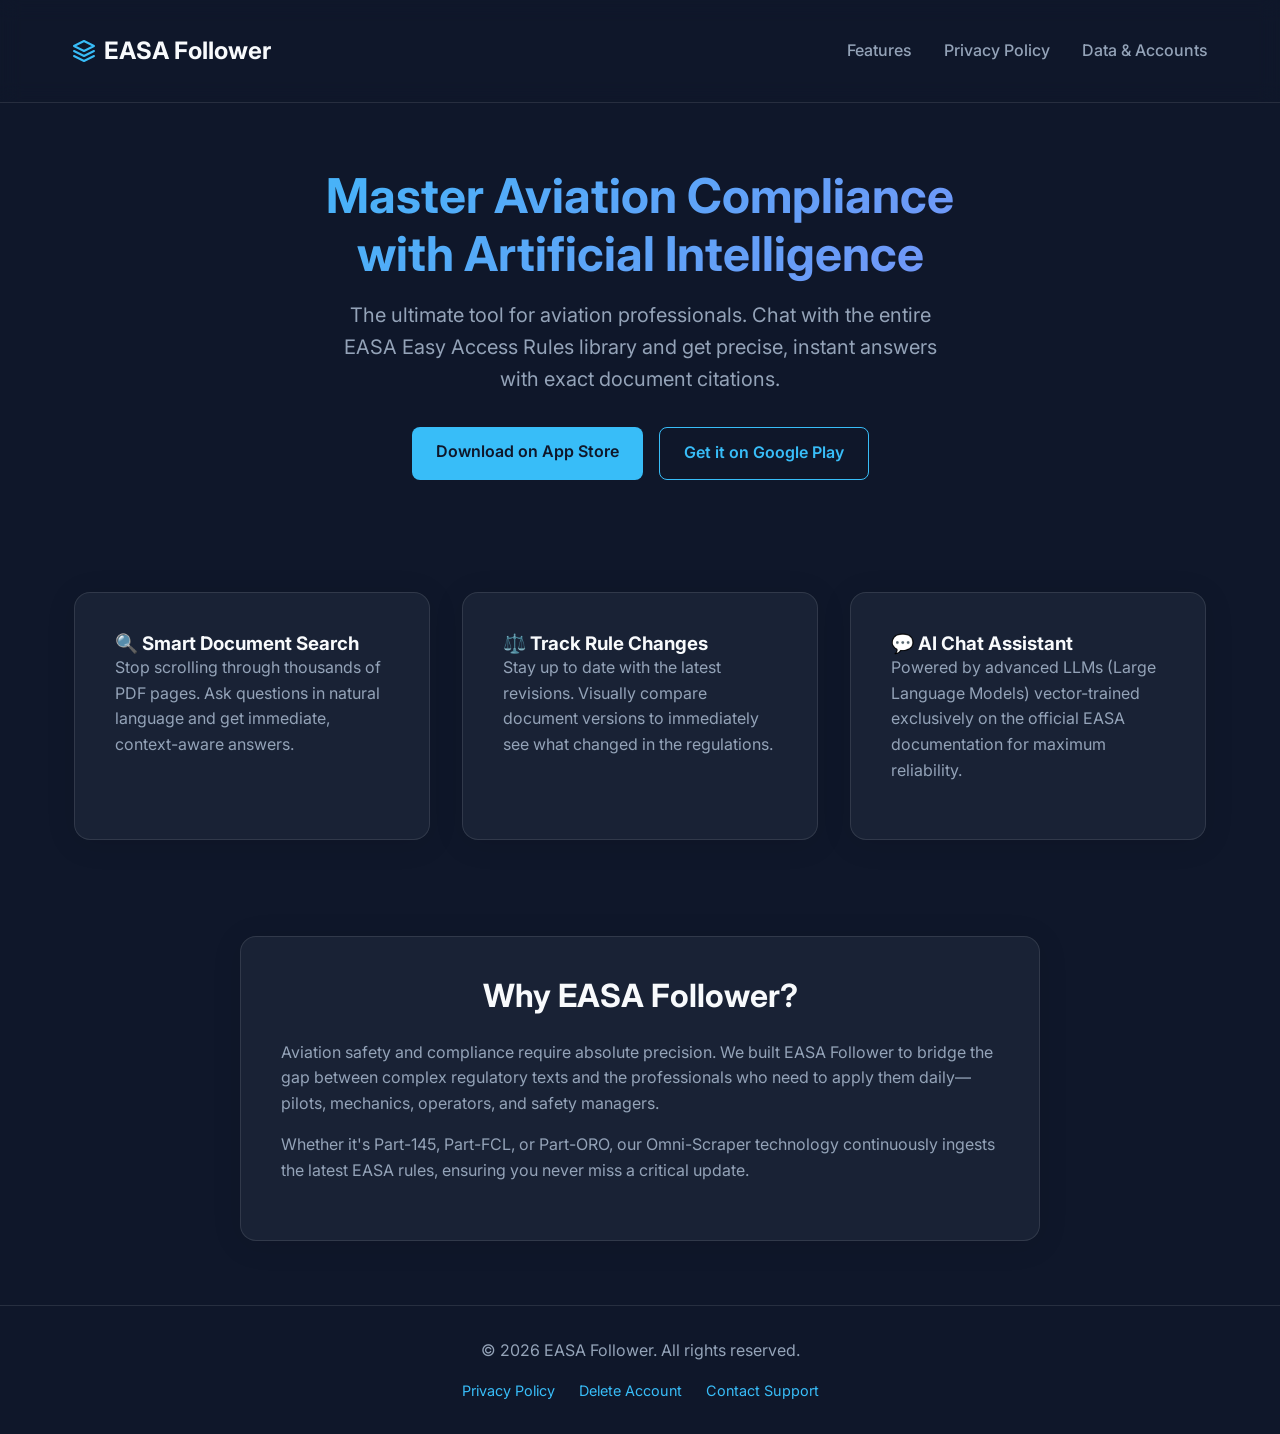
<file: index.html>
<!DOCTYPE html>
<html lang="en">
<head>
    <meta charset="UTF-8">
    <meta name="viewport" content="width=device-width, initial-scale=1.0">
    <title>EASA Follower | Your Smart Aviation Compliance Assistant</title>
    <meta name="description" content="Navigate EASA regulations effortlessly with our AI-powered assistant. Instant answers to all Easy Access Rules.">
    <link rel="stylesheet" href="styles.css">
    <link href="https://fonts.googleapis.com/css2?family=Inter:wght@400;500;600;700&display=swap" rel="stylesheet">
</head>
<body>
    <header>
        <div class="container nav-container">
            <a href="index.html" class="logo">
                <svg width="24" height="24" viewBox="0 0 24 24" fill="none" stroke="currentColor" stroke-width="2" stroke-linecap="round" stroke-linejoin="round" style="color: #38BDF8"><path d="M12 2L2 7l10 5 10-5-10-5Z"/><path d="M2 17l10 5 10-5"/><path d="M2 12l10 5 10-5"/></svg>
                EASA Follower
            </a>
            <nav class="nav-links">
                <a href="#features">Features</a>
                <a href="privacy.html">Privacy Policy</a>
                <a href="delete-account.html">Data & Accounts</a>
            </nav>
        </div>
    </header>

    <main class="container">
        <section class="hero">
            <h1>Master Aviation Compliance <br>with Artificial Intelligence</h1>
            <p class="hero-subtitle">The ultimate tool for aviation professionals. Chat with the entire EASA Easy Access Rules library and get precise, instant answers with exact document citations.</p>
            <div style="display: flex; gap: 1rem; justify-content: center; margin-top: 2rem;">
                <a href="#" class="btn">Download on App Store</a>
                <a href="#" class="btn btn-outline">Get it on Google Play</a>
            </div>
        </section>

        <section id="features" class="grid">
            <div class="card">
                <h3>🔍 Smart Document Search</h3>
                <p>Stop scrolling through thousands of PDF pages. Ask questions in natural language and get immediate, context-aware answers.</p>
            </div>
            <div class="card">
                <h3>⚖️ Track Rule Changes</h3>
                <p>Stay up to date with the latest revisions. Visually compare document versions to immediately see what changed in the regulations.</p>
            </div>
            <div class="card">
                <h3>💬 AI Chat Assistant</h3>
                <p>Powered by advanced LLMs (Large Language Models) vector-trained exclusively on the official EASA documentation for maximum reliability.</p>
            </div>
        </section>

        <section class="hero">
            <div class="card" style="max-width: 800px; margin: 0 auto; text-align: left;">
                <h2 style="text-align: center;">Why EASA Follower?</h2>
                <p>Aviation safety and compliance require absolute precision. We built EASA Follower to bridge the gap between complex regulatory texts and the professionals who need to apply them daily—pilots, mechanics, operators, and safety managers.</p>
                <p>Whether it's Part-145, Part-FCL, or Part-ORO, our Omni-Scraper technology continuously ingests the latest EASA rules, ensuring you never miss a critical update.</p>
            </div>
        </section>
    </main>

    <footer>
        <div class="container">
            <p>&copy; 2026 EASA Follower. All rights reserved.</p>
            <div class="footer-links">
                <a href="privacy.html">Privacy Policy</a>
                <a href="delete-account.html">Delete Account</a>
                <a href="mailto:support@easafollower.com">Contact Support</a>
            </div>
        </div>
    </footer>
</body>
</html>
</file>
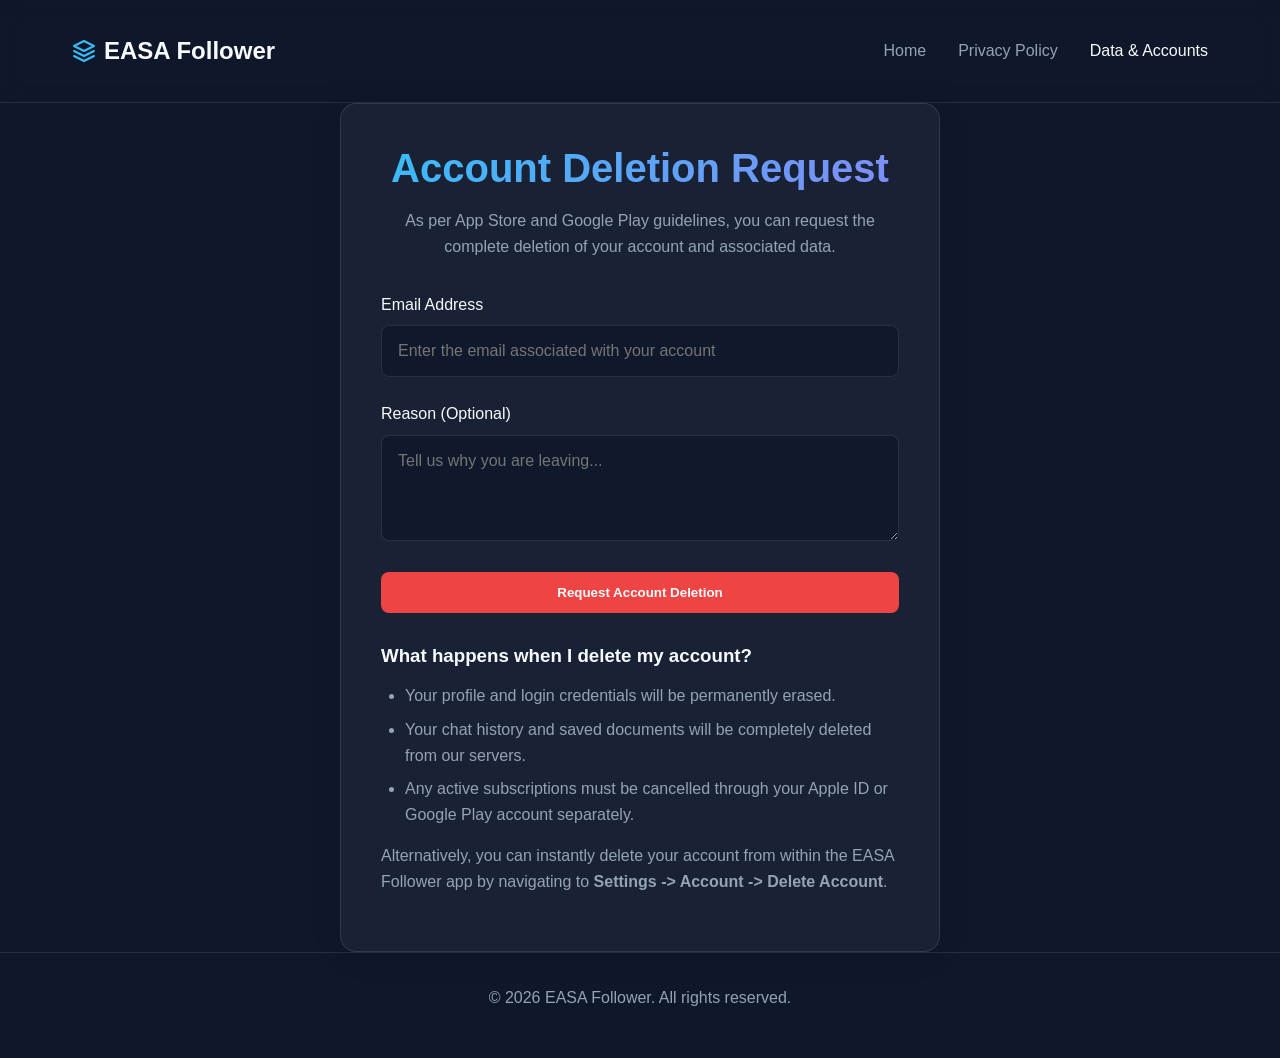
<file: delete-account.html>
<!DOCTYPE html>
<html lang="en">
<head>
    <meta charset="UTF-8">
    <meta name="viewport" content="width=device-width, initial-scale=1.0">
    <title>Delete Account | EASA Follower</title>
    <link rel="stylesheet" href="styles.css">
</head>
<body>
    <header>
        <div class="container nav-container">
            <a href="index.html" class="logo">
                <svg width="24" height="24" viewBox="0 0 24 24" fill="none" stroke="currentColor" stroke-width="2" stroke-linecap="round" stroke-linejoin="round" style="color: #38BDF8"><path d="M12 2L2 7l10 5 10-5-10-5Z"/><path d="M2 17l10 5 10-5"/><path d="M2 12l10 5 10-5"/></svg>
                EASA Follower
            </a>
            <nav class="nav-links">
                <a href="index.html">Home</a>
                <a href="privacy.html">Privacy Policy</a>
                <a href="delete-account.html" style="color: var(--text-primary);">Data & Accounts</a>
            </nav>
        </div>
    </header>

    <main class="container">
        <div class="card" style="max-width: 600px; margin: 0 auto;">
            <h1 style="text-align: center; font-size: 2.5rem;">Account Deletion Request</h1>
            <p style="text-align: center; margin-bottom: 2rem;">As per App Store and Google Play guidelines, you can request the complete deletion of your account and associated data.</p>
            
            <form onsubmit="event.preventDefault(); alert('Your deletion request has been submitted. We will process it within 7 days.');" style="margin-bottom: 2rem;">
                <div class="form-group">
                    <label class="form-label" for="email">Email Address</label>
                    <input type="email" id="email" class="form-input" placeholder="Enter the email associated with your account" required>
                </div>
                <div class="form-group">
                    <label class="form-label" for="reason">Reason (Optional)</label>
                    <textarea id="reason" class="form-input" rows="4" placeholder="Tell us why you are leaving..."></textarea>
                </div>
                <button type="submit" class="btn" style="width: 100%; background: #EF4444; color: white;">Request Account Deletion</button>
            </form>

            <div class="legal-content">
                <h3 style="margin-top: 0;">What happens when I delete my account?</h3>
                <ul>
                    <li>Your profile and login credentials will be permanently erased.</li>
                    <li>Your chat history and saved documents will be completely deleted from our servers.</li>
                    <li>Any active subscriptions must be cancelled through your Apple ID or Google Play account separately.</li>
                </ul>
                <p>Alternatively, you can instantly delete your account from within the EASA Follower app by navigating to <strong>Settings -> Account -> Delete Account</strong>.</p>
            </div>
        </div>
    </main>

    <footer>
        <div class="container">
            <p>&copy; 2026 EASA Follower. All rights reserved.</p>
        </div>
    </footer>
</body>
</html>
</file>
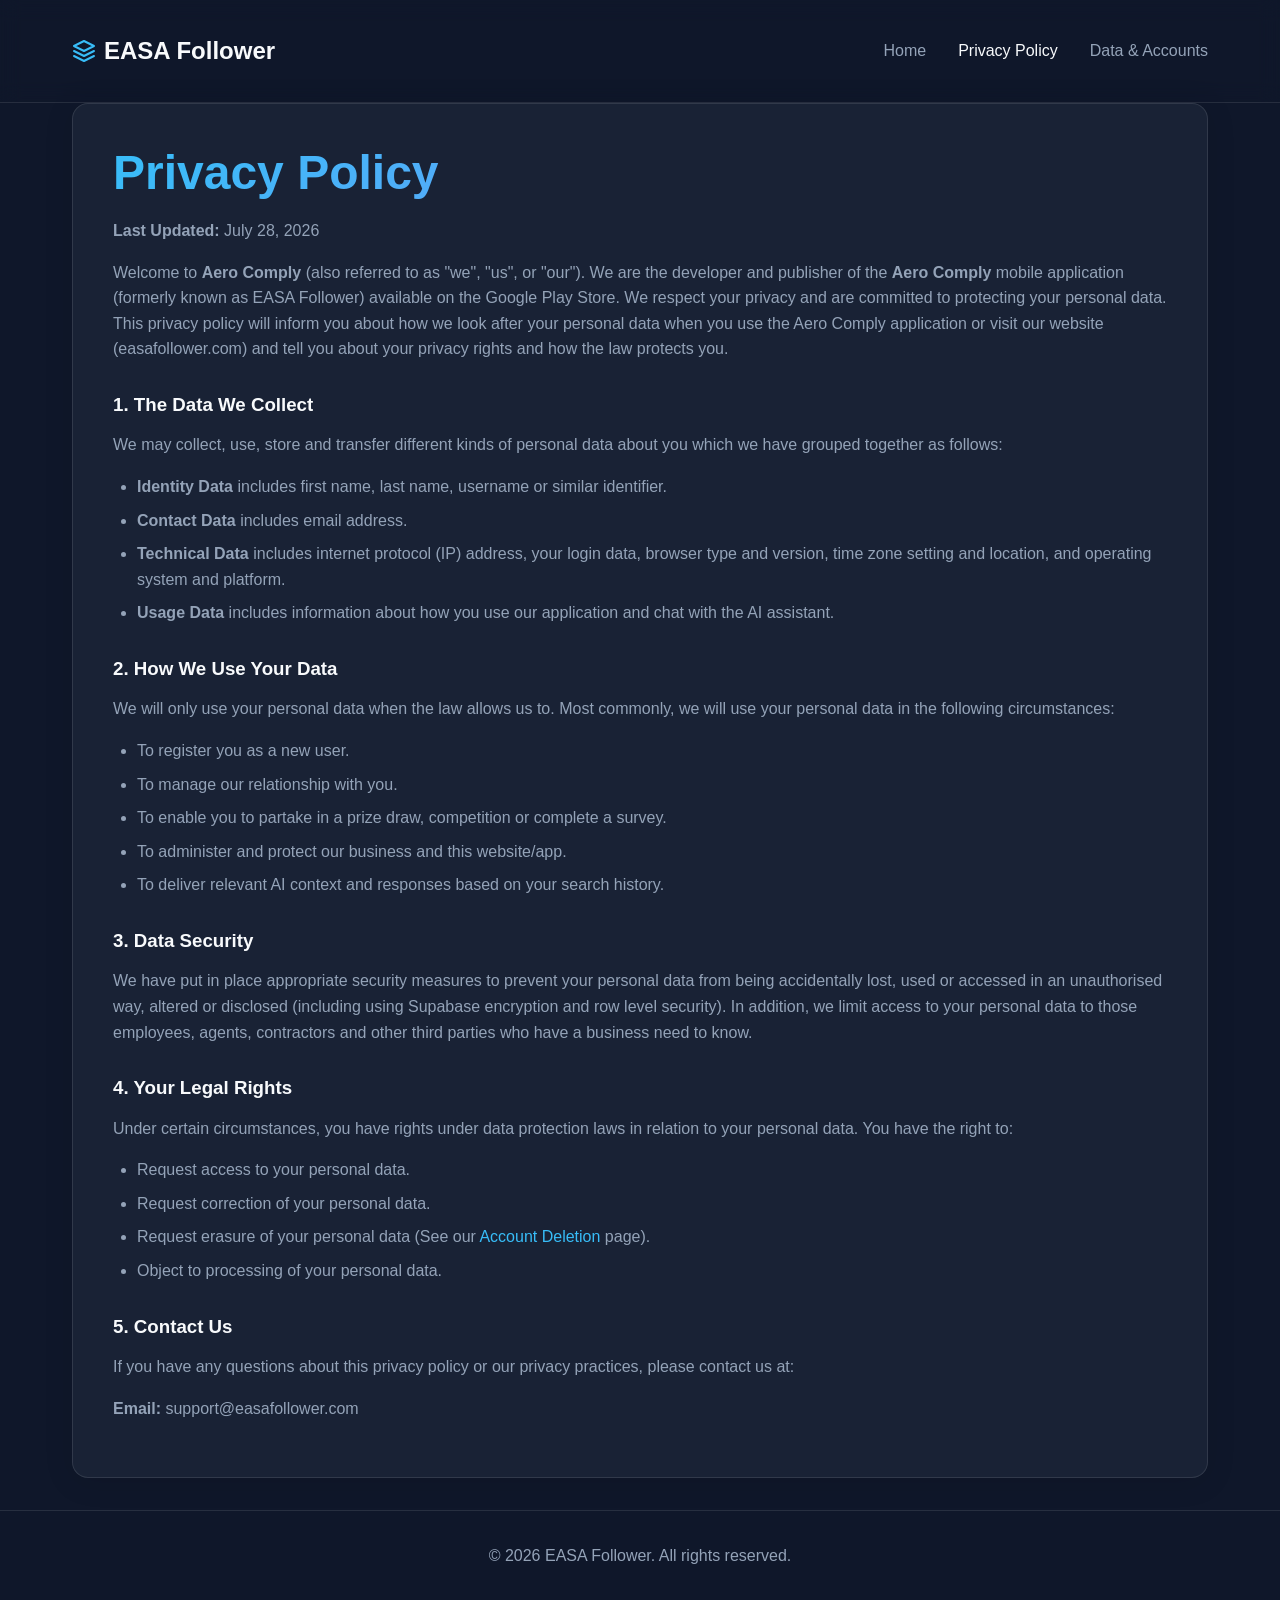
<file: privacy.html>
<!DOCTYPE html>
<html lang="en">
<head>
    <meta charset="UTF-8">
    <meta name="viewport" content="width=device-width, initial-scale=1.0">
    <title>Privacy Policy | EASA Follower</title>
    <link rel="stylesheet" href="styles.css">
</head>
<body>
    <header>
        <div class="container nav-container">
            <a href="index.html" class="logo">
                <svg width="24" height="24" viewBox="0 0 24 24" fill="none" stroke="currentColor" stroke-width="2" stroke-linecap="round" stroke-linejoin="round" style="color: #38BDF8"><path d="M12 2L2 7l10 5 10-5-10-5Z"/><path d="M2 17l10 5 10-5"/><path d="M2 12l10 5 10-5"/></svg>
                EASA Follower
            </a>
            <nav class="nav-links">
                <a href="index.html">Home</a>
                <a href="privacy.html" style="color: var(--text-primary);">Privacy Policy</a>
                <a href="delete-account.html">Data & Accounts</a>
            </nav>
        </div>
    </header>

    <main class="container">
        <div class="card legal-content">
            <h1>Privacy Policy</h1>
            <p><strong>Last Updated:</strong> July 28, 2026</p>
            
            <p>Welcome to <strong>Aero Comply</strong> (also referred to as "we", "us", or "our"). We are the developer and publisher of the <strong>Aero Comply</strong> mobile application (formerly known as EASA Follower) available on the Google Play Store. We respect your privacy and are committed to protecting your personal data. This privacy policy will inform you about how we look after your personal data when you use the Aero Comply application or visit our website (easafollower.com) and tell you about your privacy rights and how the law protects you.</p>

            <h3>1. The Data We Collect</h3>
            <p>We may collect, use, store and transfer different kinds of personal data about you which we have grouped together as follows:</p>
            <ul>
                <li><strong>Identity Data</strong> includes first name, last name, username or similar identifier.</li>
                <li><strong>Contact Data</strong> includes email address.</li>
                <li><strong>Technical Data</strong> includes internet protocol (IP) address, your login data, browser type and version, time zone setting and location, and operating system and platform.</li>
                <li><strong>Usage Data</strong> includes information about how you use our application and chat with the AI assistant.</li>
            </ul>

            <h3>2. How We Use Your Data</h3>
            <p>We will only use your personal data when the law allows us to. Most commonly, we will use your personal data in the following circumstances:</p>
            <ul>
                <li>To register you as a new user.</li>
                <li>To manage our relationship with you.</li>
                <li>To enable you to partake in a prize draw, competition or complete a survey.</li>
                <li>To administer and protect our business and this website/app.</li>
                <li>To deliver relevant AI context and responses based on your search history.</li>
            </ul>

            <h3>3. Data Security</h3>
            <p>We have put in place appropriate security measures to prevent your personal data from being accidentally lost, used or accessed in an unauthorised way, altered or disclosed (including using Supabase encryption and row level security). In addition, we limit access to your personal data to those employees, agents, contractors and other third parties who have a business need to know.</p>

            <h3>4. Your Legal Rights</h3>
            <p>Under certain circumstances, you have rights under data protection laws in relation to your personal data. You have the right to:</p>
            <ul>
                <li>Request access to your personal data.</li>
                <li>Request correction of your personal data.</li>
                <li>Request erasure of your personal data (See our <a href="delete-account.html">Account Deletion</a> page).</li>
                <li>Object to processing of your personal data.</li>
            </ul>

            <h3>5. Contact Us</h3>
            <p>If you have any questions about this privacy policy or our privacy practices, please contact us at:</p>
            <p><strong>Email:</strong> support@easafollower.com</p>
        </div>
    </main>

    <footer>
        <div class="container">
            <p>&copy; 2026 EASA Follower. All rights reserved.</p>
        </div>
    </footer>
</body>
</html>
</file>
<file: styles.css>
:root {
  --bg-color: #0F172A;
  --card-bg: rgba(30, 41, 59, 0.7);
  --text-primary: #F8FAFC;
  --text-secondary: #94A3B8;
  --accent: #38BDF8;
  --accent-hover: #0284C7;
  --border-color: rgba(255, 255, 255, 0.1);
  --gradient-start: #38BDF8;
  --gradient-end: #818CF8;
}

* {
  margin: 0;
  padding: 0;
  box-sizing: border-box;
  font-family: 'Inter', -apple-system, BlinkMacSystemFont, "Segoe UI", Roboto, sans-serif;
}

body {
  background-color: var(--bg-color);
  color: var(--text-primary);
  line-height: 1.6;
  min-height: 100vh;
  display: flex;
  flex-direction: column;
}

/* Typography */
h1, h2, h3 {
  color: var(--text-primary);
  font-weight: 700;
  line-height: 1.2;
}

h1 {
  font-size: 3rem;
  margin-bottom: 1rem;
  background: linear-gradient(135deg, var(--gradient-start), var(--gradient-end));
  -webkit-background-clip: text;
  -webkit-text-fill-color: transparent;
}

h2 {
  font-size: 2rem;
  margin-bottom: 1.5rem;
}

p {
  color: var(--text-secondary);
  margin-bottom: 1rem;
}

a {
  color: var(--accent);
  text-decoration: none;
  transition: color 0.3s ease;
}

a:hover {
  color: var(--accent-hover);
}

/* Layout */
.container {
  max-width: 1200px;
  margin: 0 auto;
  padding: 0 2rem;
}

header {
  padding: 2rem 0;
  border-bottom: 1px solid var(--border-color);
  backdrop-filter: blur(10px);
  -webkit-backdrop-filter: blur(10px);
  position: sticky;
  top: 0;
  z-index: 100;
}

.nav-container {
  display: flex;
  justify-content: space-between;
  align-items: center;
}

.logo {
  font-size: 1.5rem;
  font-weight: bold;
  color: var(--text-primary);
  display: flex;
  align-items: center;
  gap: 0.5rem;
}

.nav-links {
  display: flex;
  gap: 2rem;
}

.nav-links a {
  color: var(--text-secondary);
  font-weight: 500;
}

.nav-links a:hover {
  color: var(--text-primary);
}

main {
  flex: 1;
  padding: 4rem 0;
}

/* Hero Section */
.hero {
  text-align: center;
  padding: 4rem 0;
  position: relative;
}

.hero-subtitle {
  font-size: 1.25rem;
  max-width: 600px;
  margin: 0 auto 2rem;
}

/* Cards (Glassmorphism) */
.card {
  background: var(--card-bg);
  backdrop-filter: blur(16px);
  -webkit-backdrop-filter: blur(16px);
  border: 1px solid var(--border-color);
  border-radius: 16px;
  padding: 2.5rem;
  margin-bottom: 2rem;
  box-shadow: 0 4px 30px rgba(0, 0, 0, 0.1);
  transition: transform 0.3s ease, box-shadow 0.3s ease;
}

.card:hover {
  transform: translateY(-5px);
  box-shadow: 0 10px 40px rgba(0, 0, 0, 0.2);
}

.grid {
  display: grid;
  grid-template-columns: repeat(auto-fit, minmax(300px, 1fr));
  gap: 2rem;
  margin-top: 3rem;
}

/* Buttons */
.btn {
  display: inline-block;
  background: var(--accent);
  color: var(--bg-color);
  padding: 0.8rem 1.5rem;
  border-radius: 8px;
  font-weight: 600;
  transition: all 0.3s ease;
  border: none;
  cursor: pointer;
}

.btn:hover {
  background: var(--accent-hover);
  color: #fff;
  transform: translateY(-2px);
}

.btn-outline {
  background: transparent;
  border: 1px solid var(--accent);
  color: var(--accent);
}

.btn-outline:hover {
  background: rgba(56, 189, 248, 0.1);
  color: var(--accent);
}

/* Form */
.form-group {
  margin-bottom: 1.5rem;
}

.form-label {
  display: block;
  margin-bottom: 0.5rem;
  color: var(--text-primary);
  font-weight: 500;
}

.form-input {
  width: 100%;
  padding: 1rem;
  border-radius: 8px;
  background: rgba(15, 23, 42, 0.8);
  border: 1px solid var(--border-color);
  color: var(--text-primary);
  font-size: 1rem;
  transition: border-color 0.3s ease;
}

.form-input:focus {
  outline: none;
  border-color: var(--accent);
}

/* Footer */
footer {
  border-top: 1px solid var(--border-color);
  padding: 2rem 0;
  text-align: center;
  color: var(--text-secondary);
}

.footer-links {
  display: flex;
  justify-content: center;
  gap: 1.5rem;
  margin-top: 1rem;
}

.footer-links a {
  font-size: 0.9rem;
}

/* Responsive */
@media (max-width: 768px) {
  h1 {
    font-size: 2.5rem;
  }
  .nav-links {
    display: none;
  }
}

/* Specific Pages */
.legal-content h3 {
  margin-top: 2rem;
  margin-bottom: 1rem;
  color: var(--text-primary);
}

.legal-content ul {
  margin-bottom: 1rem;
  padding-left: 1.5rem;
  color: var(--text-secondary);
}

.legal-content li {
  margin-bottom: 0.5rem;
}
</file>
